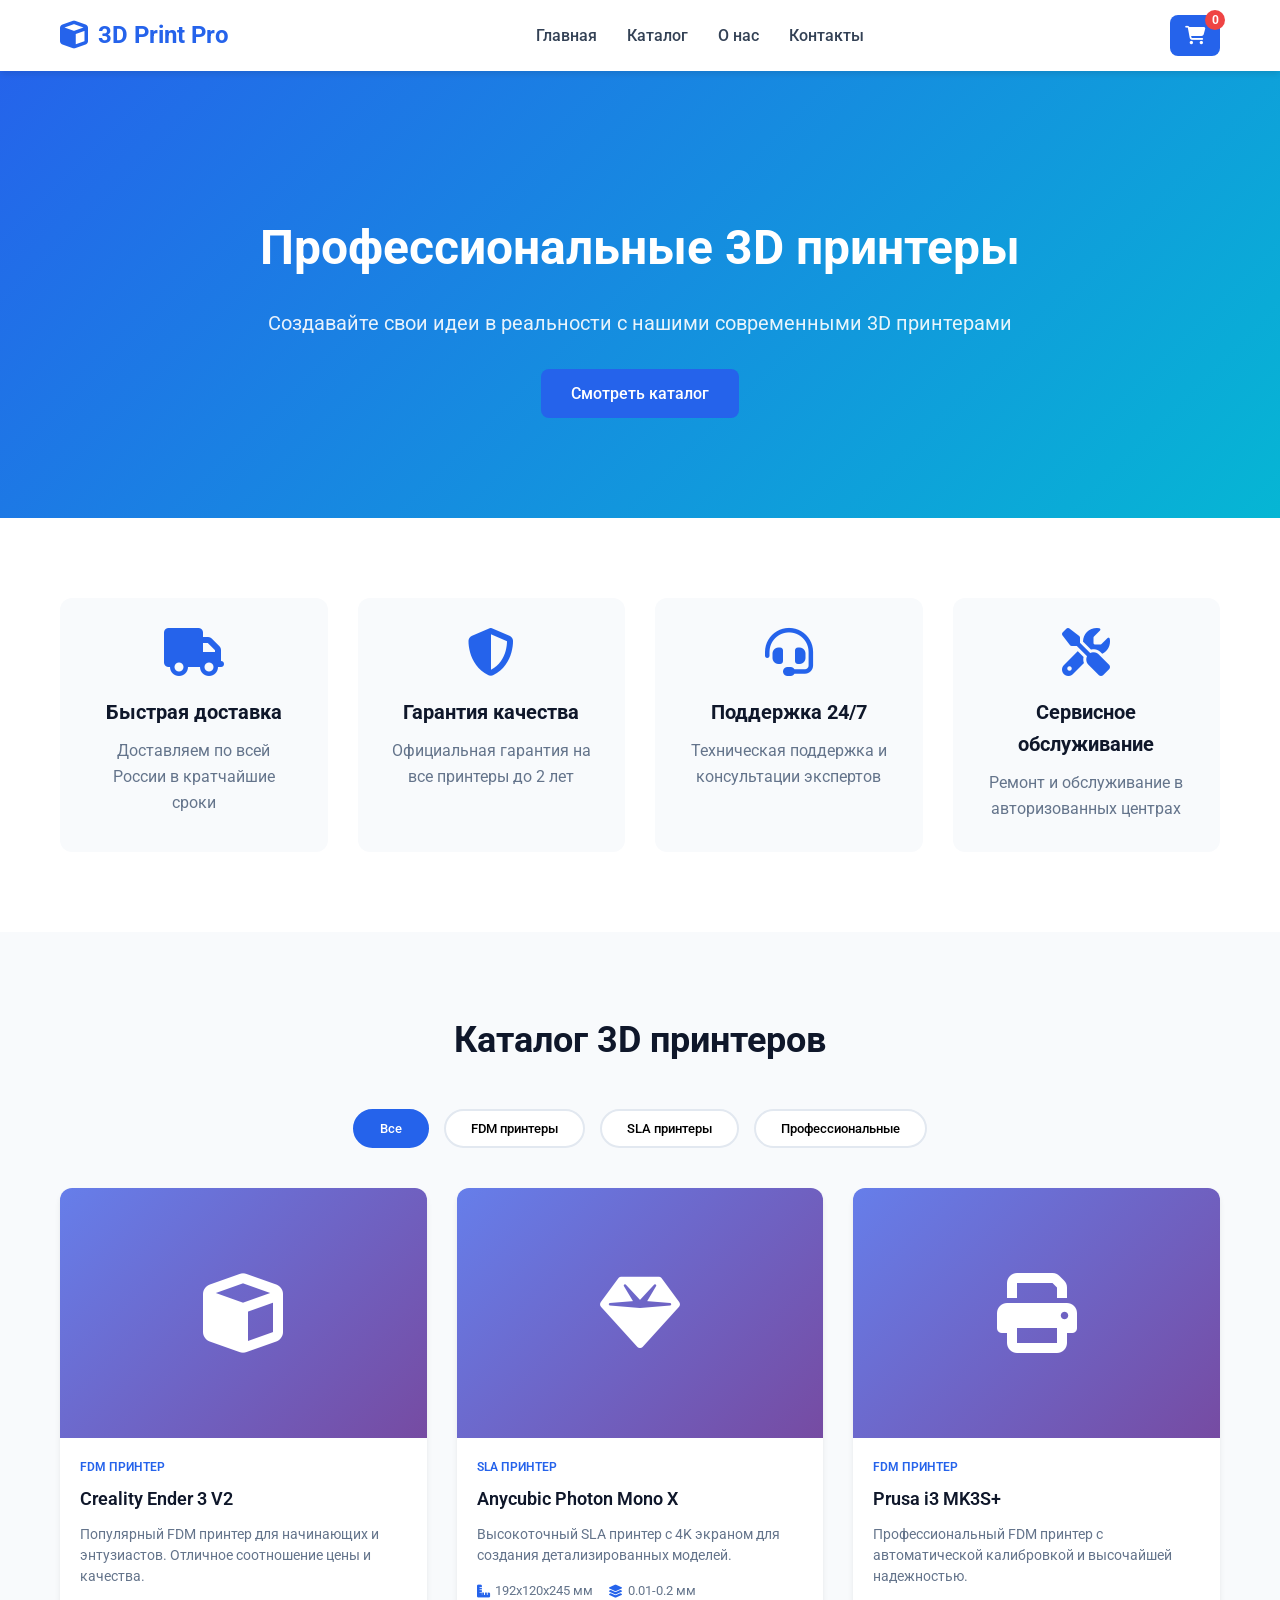
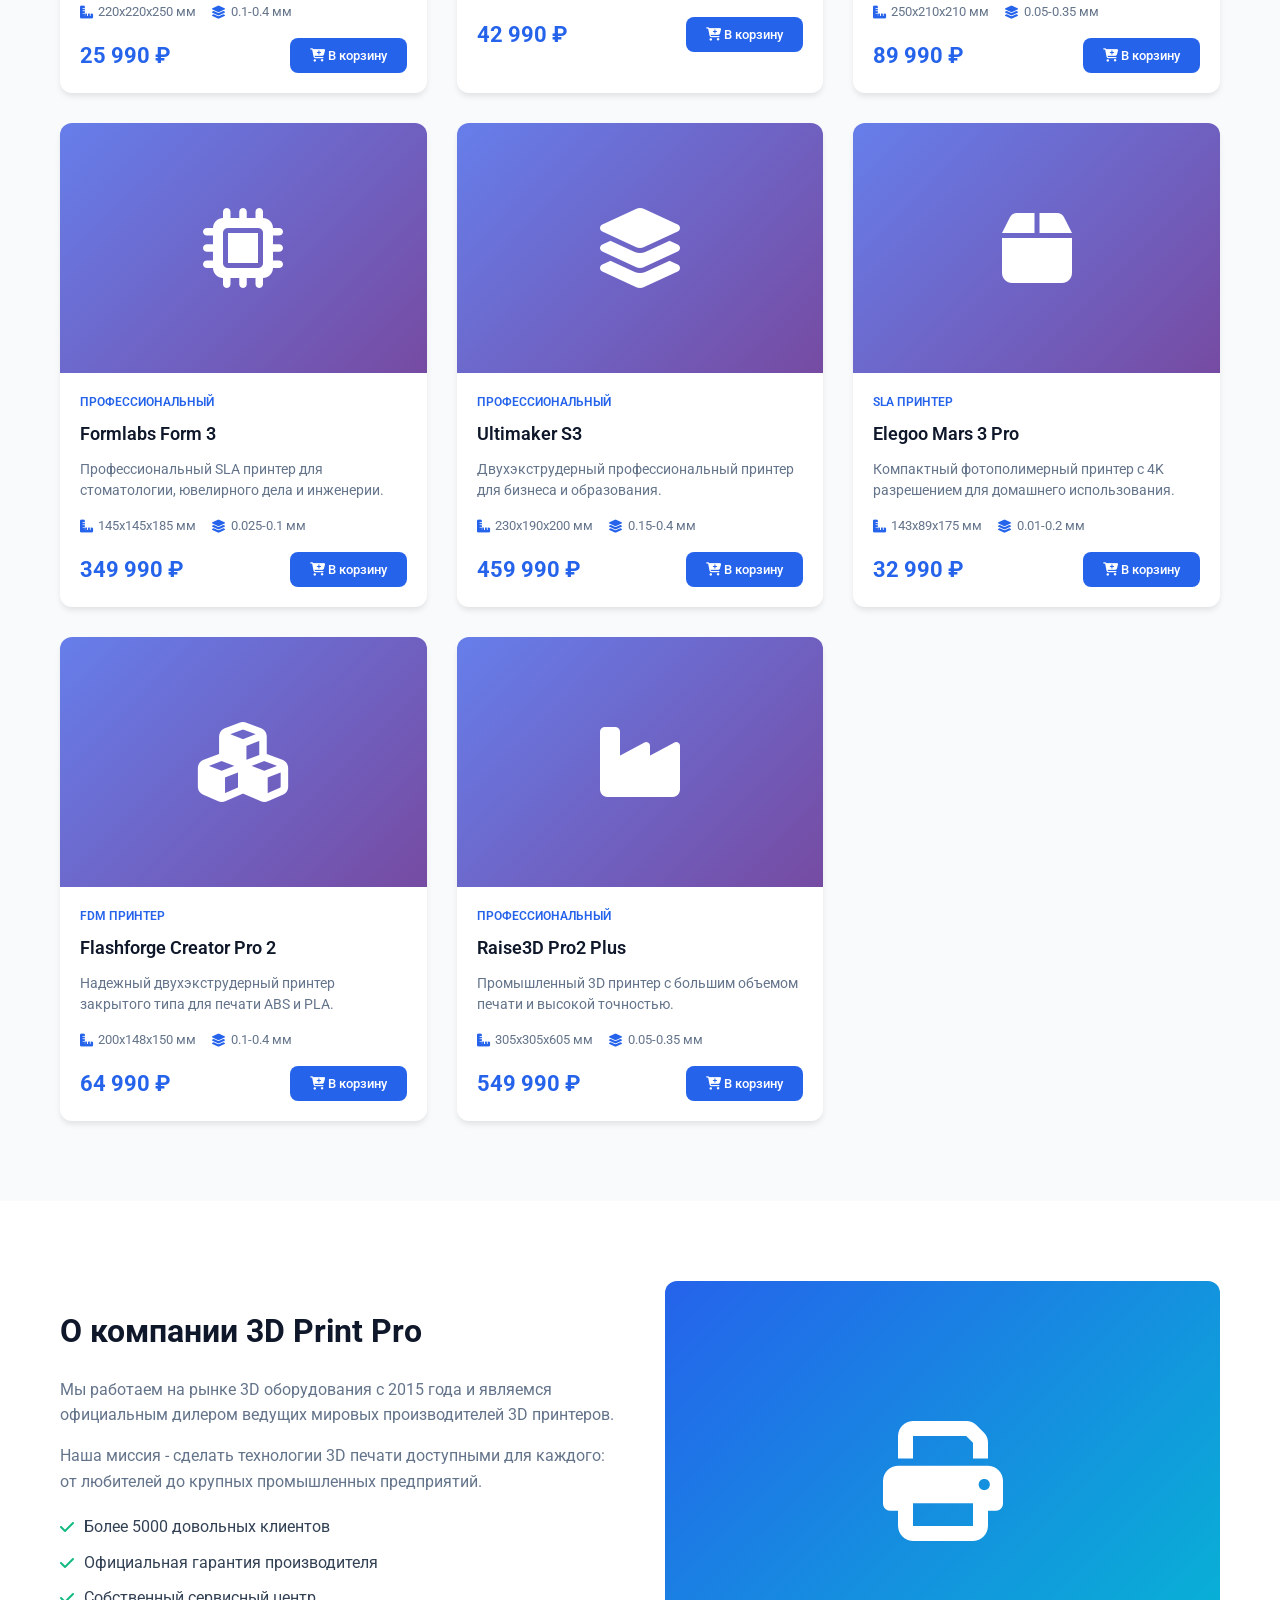
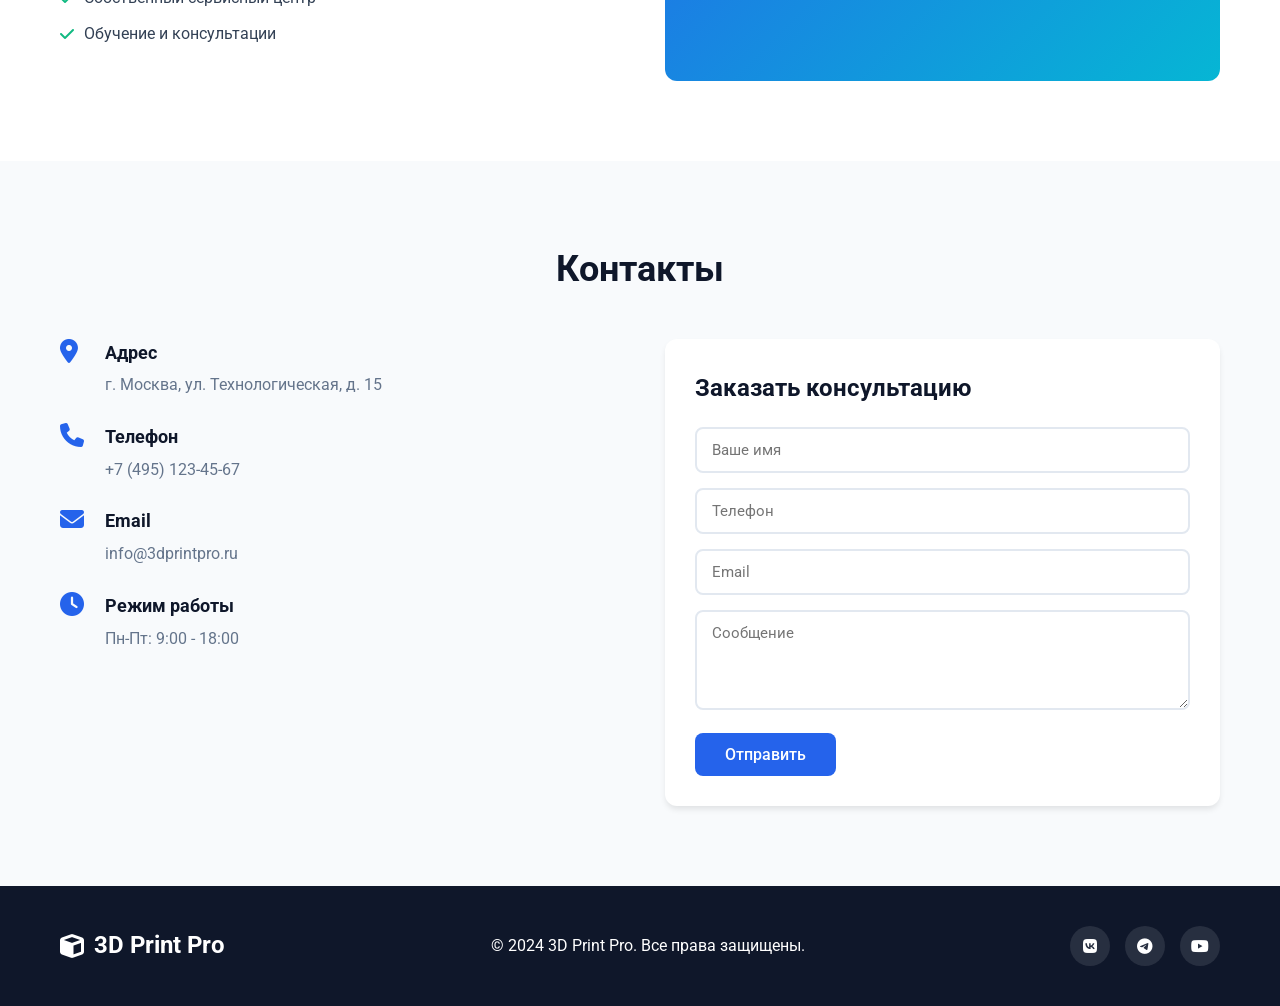
<file: index.html>
<!DOCTYPE html>
<html lang="ru">
<head>
    <meta charset="UTF-8">
    <meta name="viewport" content="width=device-width, initial-scale=1.0">
    <title>3D Print Pro - Магазин 3D принтеров</title>
    <link rel="stylesheet" href="styles.css">
    <link href="https://fonts.googleapis.com/css2?family=Roboto:wght@300;400;500;700&display=swap" rel="stylesheet">
    <link rel="stylesheet" href="https://cdnjs.cloudflare.com/ajax/libs/font-awesome/6.4.0/css/all.min.css">
</head>
<body>
    <!-- Header -->
    <header class="header">
        <div class="container">
            <div class="header-content">
                <div class="logo">
                    <i class="fas fa-cube"></i>
                    <span>3D Print Pro</span>
                </div>
                <nav class="nav">
                    <a href="#home">Главная</a>
                    <a href="#catalog">Каталог</a>
                    <a href="#about">О нас</a>
                    <a href="#contacts">Контакты</a>
                </nav>
                <div class="header-actions">
                    <button class="cart-btn" id="cartBtn">
                        <i class="fas fa-shopping-cart"></i>
                        <span class="cart-count" id="cartCount">0</span>
                    </button>
                </div>
            </div>
        </div>
    </header>

    <!-- Hero Section -->
    <section class="hero" id="home">
        <div class="container">
            <div class="hero-content">
                <h1>Профессиональные 3D принтеры</h1>
                <p>Создавайте свои идеи в реальности с нашими современными 3D принтерами</p>
                <a href="#catalog" class="btn btn-primary">Смотреть каталог</a>
            </div>
        </div>
    </section>

    <!-- Features -->
    <section class="features">
        <div class="container">
            <div class="features-grid">
                <div class="feature-card">
                    <i class="fas fa-truck"></i>
                    <h3>Быстрая доставка</h3>
                    <p>Доставляем по всей России в кратчайшие сроки</p>
                </div>
                <div class="feature-card">
                    <i class="fas fa-shield-alt"></i>
                    <h3>Гарантия качества</h3>
                    <p>Официальная гарантия на все принтеры до 2 лет</p>
                </div>
                <div class="feature-card">
                    <i class="fas fa-headset"></i>
                    <h3>Поддержка 24/7</h3>
                    <p>Техническая поддержка и консультации экспертов</p>
                </div>
                <div class="feature-card">
                    <i class="fas fa-tools"></i>
                    <h3>Сервисное обслуживание</h3>
                    <p>Ремонт и обслуживание в авторизованных центрах</p>
                </div>
            </div>
        </div>
    </section>

    <!-- Catalog -->
    <section class="catalog" id="catalog">
        <div class="container">
            <h2 class="section-title">Каталог 3D принтеров</h2>
            <div class="filter-tabs">
                <button class="filter-tab active" data-filter="all">Все</button>
                <button class="filter-tab" data-filter="fdm">FDM принтеры</button>
                <button class="filter-tab" data-filter="sla">SLA принтеры</button>
                <button class="filter-tab" data-filter="professional">Профессиональные</button>
            </div>
            <div class="products-grid" id="productsGrid">
                <!-- Products will be loaded dynamically -->
            </div>
        </div>
    </section>

    <!-- About -->
    <section class="about" id="about">
        <div class="container">
            <div class="about-content">
                <div class="about-text">
                    <h2>О компании 3D Print Pro</h2>
                    <p>Мы работаем на рынке 3D оборудования с 2015 года и являемся официальным дилером ведущих мировых производителей 3D принтеров.</p>
                    <p>Наша миссия - сделать технологии 3D печати доступными для каждого: от любителей до крупных промышленных предприятий.</p>
                    <ul class="about-list">
                        <li><i class="fas fa-check"></i> Более 5000 довольных клиентов</li>
                        <li><i class="fas fa-check"></i> Официальная гарантия производителя</li>
                        <li><i class="fas fa-check"></i> Собственный сервисный центр</li>
                        <li><i class="fas fa-check"></i> Обучение и консультации</li>
                    </ul>
                </div>
                <div class="about-image">
                    <div class="image-placeholder">
                        <i class="fas fa-print"></i>
                    </div>
                </div>
            </div>
        </div>
    </section>

    <!-- Contacts -->
    <section class="contacts" id="contacts">
        <div class="container">
            <h2 class="section-title">Контакты</h2>
            <div class="contacts-wrapper">
                <div class="contact-info">
                    <div class="contact-item">
                        <i class="fas fa-map-marker-alt"></i>
                        <div>
                            <h4>Адрес</h4>
                            <p>г. Москва, ул. Технологическая, д. 15</p>
                        </div>
                    </div>
                    <div class="contact-item">
                        <i class="fas fa-phone"></i>
                        <div>
                            <h4>Телефон</h4>
                            <p>+7 (495) 123-45-67</p>
                        </div>
                    </div>
                    <div class="contact-item">
                        <i class="fas fa-envelope"></i>
                        <div>
                            <h4>Email</h4>
                            <p>info@3dprintpro.ru</p>
                        </div>
                    </div>
                    <div class="contact-item">
                        <i class="fas fa-clock"></i>
                        <div>
                            <h4>Режим работы</h4>
                            <p>Пн-Пт: 9:00 - 18:00</p>
                        </div>
                    </div>
                </div>
                <form class="contact-form" id="contactForm">
                    <h3>Заказать консультацию</h3>
                    <input type="text" placeholder="Ваше имя" required>
                    <input type="tel" placeholder="Телефон" required>
                    <input type="email" placeholder="Email" required>
                    <textarea placeholder="Сообщение" rows="4"></textarea>
                    <button type="submit" class="btn btn-primary">Отправить</button>
                </form>
            </div>
        </div>
    </section>

    <!-- Footer -->
    <footer class="footer">
        <div class="container">
            <div class="footer-content">
                <div class="footer-logo">
                    <i class="fas fa-cube"></i>
                    <span>3D Print Pro</span>
                </div>
                <p>&copy; 2024 3D Print Pro. Все права защищены.</p>
                <div class="social-links">
                    <a href="#"><i class="fab fa-vk"></i></a>
                    <a href="#"><i class="fab fa-telegram"></i></a>
                    <a href="#"><i class="fab fa-youtube"></i></a>
                </div>
            </div>
        </div>
    </footer>

    <!-- Cart Modal -->
    <div class="modal" id="cartModal">
        <div class="modal-content">
            <div class="modal-header">
                <h3>Корзина</h3>
                <button class="close-btn" id="closeCart">&times;</button>
            </div>
            <div class="modal-body">
                <div class="cart-items" id="cartItems">
                    <p class="empty-cart">Корзина пуста</p>
                </div>
                <div class="cart-total">
                    <span>Итого:</span>
                    <span id="cartTotal">0 ₽</span>
                </div>
                <button class="btn btn-primary btn-full" id="checkoutBtn">Оформить заказ</button>
            </div>
        </div>
    </div>

    <!-- Checkout Modal -->
    <div class="modal" id="checkoutModal">
        <div class="modal-content">
            <div class="modal-header">
                <h3>Оформление заказа</h3>
                <button class="close-btn" id="closeCheckout">&times;</button>
            </div>
            <div class="modal-body">
                <form class="checkout-form" id="checkoutForm">
                    <input type="text" placeholder="ФИО" required>
                    <input type="tel" placeholder="Телефон" required>
                    <input type="email" placeholder="Email" required>
                    <input type="text" placeholder="Адрес доставки" required>
                    <textarea placeholder="Комментарий к заказу" rows="3"></textarea>
                    <div class="order-summary" id="orderSummary"></div>
                    <button type="submit" class="btn btn-primary btn-full">Подтвердить заказ</button>
                </form>
            </div>
        </div>
    </div>

    <!-- Success Modal -->
    <div class="modal" id="successModal">
        <div class="modal-content success-content">
            <i class="fas fa-check-circle"></i>
            <h3>Заказ успешно оформлен!</h3>
            <p>Менеджер свяжется с вами в ближайшее время</p>
            <button class="btn btn-primary" id="closeSuccess">Продолжить покупки</button>
        </div>
    </div>

    <script src="script.js"></script>
</body>
</html>
</file>
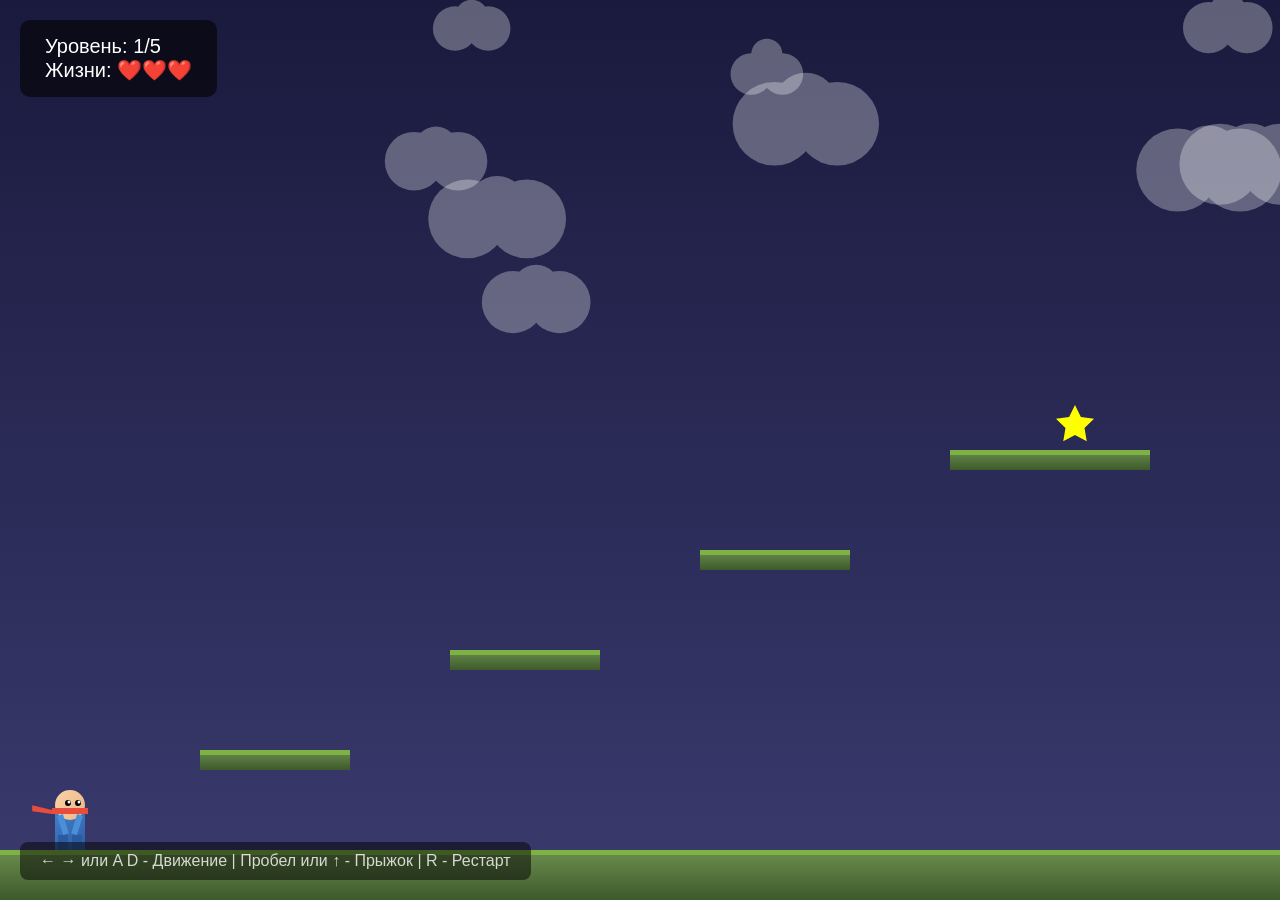
<file: platformer.html>
<!DOCTYPE html>
<html lang="ru">
<head>
    <meta charset="UTF-8">
    <meta name="viewport" content="width=device-width, initial-scale=1.0">
    <title>2D Платформер - 5 Уровней</title>
    <style>
        * { margin: 0; padding: 0; box-sizing: border-box; }
        body { overflow: hidden; background-color: #1a1a2e; font-family: Arial, sans-serif; }
        canvas { display: block; }
        #ui { position: absolute; top: 20px; left: 20px; color: white; font-size: 20px; z-index: 100; background: rgba(0,0,0,0.6); padding: 15px 25px; border-radius: 10px; }
        #message { position: absolute; top: 50%; left: 50%; transform: translate(-50%, -50%); color: white; font-size: 48px; text-align: center; display: none; z-index: 100; background: rgba(0,0,0,0.8); padding: 40px 60px; border-radius: 20px; }
        #controls-hint { position: absolute; bottom: 20px; left: 20px; color: rgba(255,255,255,0.8); font-size: 16px; z-index: 100; background: rgba(0,0,0,0.5); padding: 10px 20px; border-radius: 8px; }
    </style>
</head>
<body>
    <div id="ui">Уровень: <span id="level-display">1</span>/5<br>Жизни: <span id="lives-display">❤️❤️❤️</span></div>
    <div id="controls-hint">← → или A D - Движение | Пробел или ↑ - Прыжок | R - Рестарт</div>
    <div id="message"></div>
    <canvas id="gameCanvas"></canvas>

    <script>
        const canvas = document.getElementById('gameCanvas');
        const ctx = canvas.getContext('2d');
        const levelDisplay = document.getElementById('level-display');
        const livesDisplay = document.getElementById('lives-display');
        const messageDiv = document.getElementById('message');

        // Настройка полноэкранного режима
        function resizeCanvas() {
            canvas.width = window.innerWidth;
            canvas.height = window.innerHeight;
        }
        resizeCanvas();
        window.addEventListener('resize', resizeCanvas);

        // Игровые переменные
        let currentLevel = 0;
        let lives = 40;
        let gameOver = false;
        let gameWon = false;
        let particles = [];
        let clouds = [];

        // Игрок с улучшенной графикой
        const player = {
            x: 100,
            y: 300,
            width: 40,
            height: 60,
            velX: 0,
            velY: 0,
            speed: 6,
            jumpStrength: 16,
            grounded: false,
            facingRight: true,
            animFrame: 0,
            animTimer: 0
        };

        // Физика
        const gravity = 0.7;
        const friction = 0.85;

        // Управление
        const keys = {};

        // Определение уровней (платформы, шипы, движущиеся платформы, цель)
        const levels = [
            // Уровень 1 - Обучение
            {
                platforms: [
                    { x: 0, y: canvas.height - 50, width: canvas.width, height: 50 },
                    { x: 200, y: canvas.height - 150, width: 150, height: 20 },
                    { x: 450, y: canvas.height - 250, width: 150, height: 20 },
                    { x: 700, y: canvas.height - 350, width: 150, height: 20 },
                    { x: 950, y: canvas.height - 450, width: 200, height: 20 }
                ],
                spikes: [],
                movingPlatforms: [],
                goal: { x: 1050, y: canvas.height - 500, width: 50, height: 50 },
                playerStart: { x: 50, y: canvas.height - 150 },
                bgGradient: ['#1a1a3e', '#3a3a6e']
            },
            // Уровень 2 - Шипы
            {
                platforms: [
                    { x: 0, y: canvas.height - 50, width: 300, height: 50 },
                    { x: 400, y: canvas.height - 50, width: 300, height: 50 },
                    { x: 800, y: canvas.height - 50, width: canvas.width - 800, height: 50 },
                    { x: 200, y: canvas.height - 180, width: 120, height: 20 },
                    { x: 500, y: canvas.height - 280, width: 120, height: 20 },
                    { x: 800, y: canvas.height - 380, width: 150, height: 20 }
                ],
                spikes: [
                    { x: 300, y: canvas.height - 80, width: 100, height: 30 }
                ],
                movingPlatforms: [],
                goal: { x: 900, y: canvas.height - 430, width: 50, height: 50 },
                playerStart: { x: 50, y: canvas.height - 150 },
                bgGradient: ['#1a3a2e', '#3a6e5e']
            },
            // Уровень 3 - Движущиеся платформы
            {
                platforms: [
                    { x: 0, y: canvas.height - 50, width: 200, height: 50 },
                    { x: canvas.width - 150, y: canvas.height - 450, width: 150, height: 20 }
                ],
                spikes: [
                    { x: 250, y: canvas.height - 80, width: 150, height: 30 },
                    { x: 500, y: canvas.height - 80, width: 150, height: 30 }
                ],
                movingPlatforms: [
                    { x: 200, y: canvas.height - 150, width: 100, height: 20, minX: 200, maxX: 400, speed: 2, dir: 1 },
                    { x: 450, y: canvas.height - 250, width: 100, height: 20, minX: 450, maxX: 650, speed: 2.5, dir: 1 },
                    { x: 700, y: canvas.height - 350, width: 100, height: 20, minX: 700, maxX: 900, speed: 3, dir: 1 }
                ],
                goal: { x: canvas.width - 125, y: canvas.height - 500, width: 50, height: 50 },
                playerStart: { x: 50, y: canvas.height - 150 },
                bgGradient: ['#3a1a2e', '#6e3a5e']
            },
            // Уровень 4 - Сложный
            {
                platforms: [
                    { x: 0, y: canvas.height - 50, width: 150, height: 50 },
                    { x: 200, y: canvas.height - 120, width: 80, height: 20 },
                    { x: 350, y: canvas.height - 200, width: 80, height: 20 },
                    { x: 500, y: canvas.height - 280, width: 80, height: 20 },
                    { x: 650, y: canvas.height - 360, width: 80, height: 20 },
                    { x: 800, y: canvas.height - 440, width: 80, height: 20 },
                    { x: 950, y: canvas.height - 520, width: 80, height: 20 },
                    { x: canvas.width - 150, y: canvas.height - 600, width: 150, height: 20 }
                ],
                spikes: [
                    { x: 150, y: canvas.height - 80, width: 100, height: 30 },
                    { x: 280, y: canvas.height - 150, width: 70, height: 30 },
                    { x: 430, y: canvas.height - 230, width: 70, height: 30 },
                    { x: 580, y: canvas.height - 310, width: 70, height: 30 },
                    { x: 730, y: canvas.height - 390, width: 70, height: 30 }
                ],
                movingPlatforms: [
                    { x: 100, y: canvas.height - 250, width: 80, height: 20, minX: 100, maxX: 250, speed: 2, dir: 1 }
                ],
                goal: { x: canvas.width - 125, y: canvas.height - 650, width: 50, height: 50 },
                playerStart: { x: 50, y: canvas.height - 150 },
                bgGradient: ['#3a3a1a', '#6e6e3a']
            },
            // Уровень 5 - Финальный
            {
                platforms: [
                    { x: 0, y: canvas.height - 50, width: 100, height: 50 },
                    { x: 150, y: canvas.height - 130, width: 60, height: 20 },
                    { x: 260, y: canvas.height - 210, width: 60, height: 20 },
                    { x: 370, y: canvas.height - 290, width: 60, height: 20 },
                    { x: 480, y: canvas.height - 370, width: 60, height: 20 },
                    { x: 590, y: canvas.height - 450, width: 60, height: 20 },
                    { x: 700, y: canvas.height - 530, width: 60, height: 20 },
                    { x: 810, y: canvas.height - 610, width: 60, height: 20 },
                    { x: canvas.width - 120, y: canvas.height - 680, width: 120, height: 20 }
                ],
                spikes: [
                    { x: 100, y: canvas.height - 80, width: 50, height: 30 },
                    { x: 210, y: canvas.height - 160, width: 50, height: 30 },
                    { x: 320, y: canvas.height - 240, width: 50, height: 30 },
                    { x: 430, y: canvas.height - 320, width: 50, height: 30 },
                    { x: 540, y: canvas.height - 400, width: 50, height: 30 },
                    { x: 650, y: canvas.height - 480, width: 50, height: 30 },
                    { x: 760, y: canvas.height - 560, width: 50, height: 30 }
                ],
                movingPlatforms: [
                    { x: 50, y: canvas.height - 300, width: 70, height: 20, minX: 50, maxX: 180, speed: 3, dir: 1 },
                    { x: 400, y: canvas.height - 500, width: 70, height: 20, minX: 400, maxX: 550, speed: 3.5, dir: 1 }
                ],
                goal: { x: canvas.width - 95, y: canvas.height - 730, width: 50, height: 50 },
                playerStart: { x: 20, y: canvas.height - 150 },
                bgGradient: ['#1a1a1a', '#4a4a4a']
            }
        ];

        // Инициализация облаков
        function initClouds() {
            clouds = [];
            for (let i = 0; i < 10; i++) {
                clouds.push({
                    x: Math.random() * canvas.width,
                    y: Math.random() * (canvas.height / 2),
                    width: 60 + Math.random() * 80,
                    height: 30 + Math.random() * 30,
                    speed: 0.2 + Math.random() * 0.3
                });
            }
        }
        initClouds();

        // Создание частиц
        function createParticles(x, y, color, count) {
            for (let i = 0; i < count; i++) {
                particles.push({
                    x: x,
                    y: y,
                    velX: (Math.random() - 0.5) * 8,
                    velY: (Math.random() - 0.5) * 8,
                    life: 1,
                    color: color,
                    size: 3 + Math.random() * 4
                });
            }
        }

        // Загрузка уровня
        function loadLevel(levelIndex) {
            if (levelIndex >= levels.length) {
                gameWon = true;
                showMessage('🎉 ПОБЕДА! 🎉\nНажмите пробел для рестарта', true);
                return;
            }
            
            const level = levels[levelIndex];
            player.x = level.playerStart.x;
            player.y = level.playerStart.y;
            player.velX = 0;
            player.velY = 0;
            particles = [];
            levelDisplay.textContent = levelIndex + 1;
            hideMessage();
        }

        // Показать сообщение
        function showMessage(text, stayVisible = false) {
            messageDiv.innerHTML = text.replace(/\n/g, '<br>');
            messageDiv.style.display = 'block';
            if (!stayVisible) {
                setTimeout(() => {
                    messageDiv.style.display = 'none';
                }, 2000);
            }
        }

        // Скрыть сообщение
        function hideMessage() {
            messageDiv.style.display = 'none';
        }

        // Проверка коллизий
        function checkCollision(rect1, rect2) {
            return rect1.x < rect2.x + rect2.width &&
                   rect1.x + rect1.width > rect2.x &&
                   rect1.y < rect2.y + rect2.height &&
                   rect1.y + rect1.height > rect2.y;
        }

        // Обновление игры
        function update() {
            if (gameOver || gameWon) return;

            const level = levels[currentLevel];

            // Управление
            if (keys['ArrowLeft'] || keys['KeyA']) {
                player.velX--;
                player.facingRight = false;
            }
            if (keys['ArrowRight'] || keys['KeyD']) {
                player.velX++;
                player.facingRight = true;
            }
            if ((keys['Space'] || keys['ArrowUp'] || keys['KeyW']) && player.grounded) {
                player.velY = -player.jumpStrength;
                player.grounded = false;
                createParticles(player.x + player.width / 2, player.y + player.height, '#88ccff', 5);
            }

            // Физика
            player.velX *= friction;
            player.velY += gravity;

            // Ограничение скорости
            if (player.velX > player.speed) player.velX = player.speed;
            if (player.velX < -player.speed) player.velX = -player.speed;

            // Применение скорости
            player.x += player.velX;
            player.y += player.velY;

            // Границы экрана
            if (player.x < 0) player.x = 0;
            if (player.x + player.width > canvas.width) player.x = canvas.width - player.width;

            // Коллизии с платформами
            player.grounded = false;
            for (const platform of level.platforms) {
                if (checkCollision(player, platform)) {
                    // Столкновение сверху
                    if (player.velY > 0 && player.y + player.height - player.velY <= platform.y) {
                        player.y = platform.y - player.height;
                        player.velY = 0;
                        player.grounded = true;
                    }
                    // Столкновение снизу
                    else if (player.velY < 0 && player.y - player.velY >= platform.y + platform.height) {
                        player.y = platform.y + platform.height;
                        player.velY = 0;
                    }
                    // Столкновение сбоку
                    else if (player.velX > 0) {
                        player.x = platform.x - player.width;
                        player.velX = 0;
                    }
                    else if (player.velX < 0) {
                        player.x = platform.x + platform.width;
                        player.velX = 0;
                    }
                }
            }

            // Коллизии с движущимися платформами
            for (const mp of level.movingPlatforms) {
                // Движение платформы
                mp.x += mp.speed * mp.dir;
                if (mp.x <= mp.minX || mp.x + mp.width >= mp.maxX) {
                    mp.dir *= -1;
                }

                if (checkCollision(player, mp)) {
                    if (player.velY > 0 && player.y + player.height - player.velY <= mp.y) {
                        player.y = mp.y - player.height;
                        player.velY = 0;
                        player.grounded = true;
                        player.x += mp.speed * mp.dir;
                    }
                }
            }

            // Коллизии с шипами
            for (const spike of level.spikes) {
                if (checkCollision(player, spike)) {
                    takeDamage();
                }
            }

            // Коллизия с целью
            if (checkCollision(player, level.goal)) {
                createParticles(level.goal.x + level.goal.width / 2, level.goal.y + level.goal.height / 2, '#ffff00', 20);
                currentLevel++;
                loadLevel(currentLevel);
            }

            // Падение вниз
            if (player.y > canvas.height) {
                takeDamage();
            }

            // Анимация игрока
            player.animTimer++;
            if (player.animTimer > 10) {
                player.animTimer = 0;
                player.animFrame = (player.animFrame + 1) % 4;
            }

            // Обновление частиц
            for (let i = particles.length - 1; i >= 0; i--) {
                const p = particles[i];
                p.x += p.velX;
                p.y += p.velY;
                p.velY += 0.2;
                p.life -= 0.03;
                if (p.life <= 0) {
                    particles.splice(i, 1);
                }
            }

            // Обновление облаков
            for (const cloud of clouds) {
                cloud.x += cloud.speed;
                if (cloud.x > canvas.width) {
                    cloud.x = -cloud.width;
                }
            }
        }

        // Получение урона
        function takeDamage() {
            lives--;
            updateLivesDisplay();
            createParticles(player.x + player.width / 2, player.y + player.height / 2, '#ff0000', 15);
            
            if (lives <= 0) {
                gameOver = true;
                showMessage('💀 GAME OVER 💀\nНажмите пробел для рестарта', true);
            } else {
                loadLevel(currentLevel);
            }
        }

        // Обновление отображения жизней
        function updateLivesDisplay() {
            let hearts = '';
            for (let i = 0; i < lives; i++) {
                hearts += '❤️';
            }
            livesDisplay.textContent = hearts;
        }

        // Отрисовка
        function draw() {
            const level = levels[currentLevel];

            // Фон с градиентом
            const gradient = ctx.createLinearGradient(0, 0, 0, canvas.height);
            gradient.addColorStop(0, level.bgGradient[0]);
            gradient.addColorStop(1, level.bgGradient[1]);
            ctx.fillStyle = gradient;
            ctx.fillRect(0, 0, canvas.width, canvas.height);

            // Облака
            ctx.fillStyle = 'rgba(255, 255, 255, 0.3)';
            for (const cloud of clouds) {
                ctx.beginPath();
                ctx.arc(cloud.x, cloud.y, cloud.width / 3, 0, Math.PI * 2);
                ctx.arc(cloud.x + cloud.width / 4, cloud.y - cloud.height / 3, cloud.width / 4, 0, Math.PI * 2);
                ctx.arc(cloud.x + cloud.width / 2, cloud.y, cloud.width / 3, 0, Math.PI * 2);
                ctx.fill();
            }

            // Платформы
            for (const platform of level.platforms) {
                const grad = ctx.createLinearGradient(platform.x, platform.y, platform.x, platform.y + platform.height);
                grad.addColorStop(0, '#6b8e4e');
                grad.addColorStop(1, '#3d5a2b');
                ctx.fillStyle = grad;
                ctx.fillRect(platform.x, platform.y, platform.width, platform.height);
                
                // Трава сверху
                ctx.fillStyle = '#7cb342';
                ctx.fillRect(platform.x, platform.y, platform.width, 5);
            }

            // Движущиеся платформы
            for (const mp of level.movingPlatforms) {
                const grad = ctx.createLinearGradient(mp.x, mp.y, mp.x, mp.y + mp.height);
                grad.addColorStop(0, '#8b7355');
                grad.addColorStop(1, '#5d4e37');
                ctx.fillStyle = grad;
                ctx.fillRect(mp.x, mp.y, mp.width, mp.height);
                
                // Заклепки
                ctx.fillStyle = '#aaaaaa';
                for (let i = 10; i < mp.width - 10; i += 20) {
                    ctx.beginPath();
                    ctx.arc(mp.x + i, mp.y + mp.height / 2, 3, 0, Math.PI * 2);
                    ctx.fill();
                }
            }

            // Шипы
            for (const spike of level.spikes) {
                ctx.fillStyle = '#888888';
                ctx.beginPath();
                const spikeCount = Math.floor(spike.width / 20);
                for (let i = 0; i < spikeCount; i++) {
                    const sx = spike.x + i * 20;
                    ctx.moveTo(sx, spike.y + spike.height);
                    ctx.lineTo(sx + 10, spike.y);
                    ctx.lineTo(sx + 20, spike.y + spike.height);
                }
                ctx.fill();
                
                // Блеск
                ctx.fillStyle = '#aaaaaa';
                for (let i = 0; i < spikeCount; i++) {
                    const sx = spike.x + i * 20 + 5;
                    ctx.beginPath();
                    ctx.moveTo(sx, spike.y + spike.height - 5);
                    ctx.lineTo(sx + 5, spike.y + 10);
                    ctx.lineTo(sx + 10, spike.y + spike.height - 5);
                    ctx.fill();
                }
            }

            // Цель
            const goal = level.goal;
            const glowSize = 10 + Math.sin(Date.now() / 200) * 5;
            const glow = ctx.createRadialGradient(
                goal.x + goal.width / 2, goal.y + goal.height / 2, 0,
                goal.x + goal.width / 2, goal.y + goal.height / 2, glowSize
            );
            glow.addColorStop(0, 'rgba(255, 255, 0, 0.8)');
            glow.addColorStop(1, 'rgba(255, 255, 0, 0)');
            ctx.fillStyle = glow;
            ctx.fillRect(goal.x - glowSize, goal.y - glowSize, goal.width + glowSize * 2, goal.height + glowSize * 2);
            
            // Звезда внутри цели
            ctx.fillStyle = '#ffff00';
            ctx.beginPath();
            const cx = goal.x + goal.width / 2;
            const cy = goal.y + goal.height / 2;
            const outerRadius = goal.width / 2 - 5;
            const innerRadius = outerRadius / 2;
            for (let i = 0; i < 10; i++) {
                const angle = (i * Math.PI / 5) - Math.PI / 2;
                const r = i % 2 === 0 ? outerRadius : innerRadius;
                const x = cx + Math.cos(angle) * r;
                const y = cy + Math.sin(angle) * r;
                if (i === 0) ctx.moveTo(x, y);
                else ctx.lineTo(x, y);
            }
            ctx.closePath();
            ctx.fill();

            // Игрок
            drawPlayer();

            // Частицы
            for (const p of particles) {
                ctx.globalAlpha = p.life;
                ctx.fillStyle = p.color;
                ctx.beginPath();
                ctx.arc(p.x, p.y, p.size, 0, Math.PI * 2);
                ctx.fill();
            }
            ctx.globalAlpha = 1;
        }

        // Отрисовка игрока
        function drawPlayer() {
            const x = player.x;
            const y = player.y;
            const w = player.width;
            const h = player.height;

            // Тело
            const bodyGrad = ctx.createLinearGradient(x, y, x + w, y + h);
            bodyGrad.addColorStop(0, '#4a90d9');
            bodyGrad.addColorStop(1, '#2c5aa0');
            ctx.fillStyle = bodyGrad;
            ctx.fillRect(x + 5, y + 20, w - 10, h - 20);

            // Голова
            const headGrad = ctx.createLinearGradient(x, y, x + w, y + 20);
            headGrad.addColorStop(0, '#ffd5a8');
            headGrad.addColorStop(1, '#e8b88a');
            ctx.fillStyle = headGrad;
            ctx.beginPath();
            ctx.arc(x + w / 2, y + 15, 15, 0, Math.PI * 2);
            ctx.fill();

            // Глаза
            ctx.fillStyle = '#000';
            const eyeOffset = player.facingRight ? 3 : -3;
            ctx.beginPath();
            ctx.arc(x + w / 2 + eyeOffset + 5, y + 13, 3, 0, Math.PI * 2);
            ctx.arc(x + w / 2 + eyeOffset - 5, y + 13, 3, 0, Math.PI * 2);
            ctx.fill();

            // Блик в глазах
            ctx.fillStyle = '#fff';
            ctx.beginPath();
            ctx.arc(x + w / 2 + eyeOffset + 6, y + 12, 1.5, 0, Math.PI * 2);
            ctx.arc(x + w / 2 + eyeOffset - 4, y + 12, 1.5, 0, Math.PI * 2);
            ctx.fill();

            // Ноги (анимация)
            const legOffset = Math.sin(player.animFrame * Math.PI / 2) * 5;
            ctx.fillStyle = '#2c5aa0';
            if (Math.abs(player.velX) > 0.5 || !player.grounded) {
                ctx.fillRect(x + 8, y + h - 15, 10, 15 + legOffset);
                ctx.fillRect(x + w - 18, y + h - 15, 10, 15 - legOffset);
            } else {
                ctx.fillRect(x + 8, y + h - 15, 10, 15);
                ctx.fillRect(x + w - 18, y + h - 15, 10, 15);
            }

            // Руки
            ctx.fillStyle = '#4a90d9';
            const armAngle = Math.sin(player.animFrame * Math.PI / 2) * 0.3;
            ctx.save();
            ctx.translate(x + 10, y + 25);
            ctx.rotate(armAngle);
            ctx.fillRect(-3, 0, 6, 20);
            ctx.restore();
            
            ctx.save();
            ctx.translate(x + w - 10, y + 25);
            ctx.rotate(-armAngle);
            ctx.fillRect(-3, 0, 6, 20);
            ctx.restore();

            // Шарф/бандана
            ctx.fillStyle = '#e74c3c';
            ctx.fillRect(x + 2, y + 18, w - 4, 6);
            
            // Развевающийся конец шарфа
            const scarfWave = Math.sin(Date.now() / 100) * 3;
            ctx.beginPath();
            if (player.facingRight) {
                ctx.moveTo(x + 2, y + 20);
                ctx.lineTo(x - 15 + scarfWave, y + 18 + scarfWave);
                ctx.lineTo(x - 15 + scarfWave, y + 24 + scarfWave);
                ctx.lineTo(x + 2, y + 24);
            } else {
                ctx.moveTo(x + w - 2, y + 20);
                ctx.lineTo(x + w + 15 - scarfWave, y + 18 + scarfWave);
                ctx.lineTo(x + w + 15 - scarfWave, y + 24 + scarfWave);
                ctx.lineTo(x + w - 2, y + 24);
            }
            ctx.fill();
        }

        // Игровой цикл
        function gameLoop() {
            update();
            draw();
            requestAnimationFrame(gameLoop);
        }

        // Обработчики событий
        window.addEventListener('keydown', (e) => {
            keys[e.code] = true;
            
            if (e.code === 'KeyR') {
                loadLevel(currentLevel);
            }
            
            if (e.code === 'Space' && (gameOver || gameWon)) {
                lives = 3;
                currentLevel = 0;
                gameOver = false;
                gameWon = false;
                updateLivesDisplay();
                loadLevel(0);
            }
        });

        window.addEventListener('keyup', (e) => {
            keys[e.code] = false;
        });

        // Старт игры
        loadLevel(0);
        gameLoop();
    </script>
</body>
</html>
</file>
<file: styles.css>
/* Reset and Base Styles */
* {
    margin: 0;
    padding: 0;
    box-sizing: border-box;
}

:root {
    --primary-color: #2563eb;
    --primary-dark: #1d4ed8;
    --secondary-color: #0f172a;
    --accent-color: #06b6d4;
    --text-color: #334155;
    --text-light: #64748b;
    --bg-light: #f8fafc;
    --bg-white: #ffffff;
    --border-color: #e2e8f0;
    --success-color: #10b981;
    --shadow: 0 4px 6px -1px rgba(0, 0, 0, 0.1);
    --shadow-lg: 0 10px 15px -3px rgba(0, 0, 0, 0.1);
}

body {
    font-family: 'Roboto', sans-serif;
    color: var(--text-color);
    line-height: 1.6;
    background-color: var(--bg-light);
}

.container {
    max-width: 1200px;
    margin: 0 auto;
    padding: 0 20px;
}

a {
    text-decoration: none;
    color: inherit;
}

button {
    cursor: pointer;
    border: none;
    outline: none;
    font-family: inherit;
}

/* Header */
.header {
    background-color: var(--bg-white);
    box-shadow: var(--shadow);
    position: fixed;
    width: 100%;
    top: 0;
    z-index: 1000;
}

.header-content {
    display: flex;
    justify-content: space-between;
    align-items: center;
    padding: 15px 0;
}

.logo {
    display: flex;
    align-items: center;
    gap: 10px;
    font-size: 24px;
    font-weight: 700;
    color: var(--primary-color);
}

.logo i {
    font-size: 28px;
}

.nav {
    display: flex;
    gap: 30px;
}

.nav a {
    font-weight: 500;
    transition: color 0.3s;
}

.nav a:hover {
    color: var(--primary-color);
}

.cart-btn {
    position: relative;
    background: var(--primary-color);
    color: white;
    padding: 10px 15px;
    border-radius: 8px;
    font-size: 18px;
    transition: background 0.3s;
}

.cart-btn:hover {
    background: var(--primary-dark);
}

.cart-count {
    position: absolute;
    top: -5px;
    right: -5px;
    background: #ef4444;
    color: white;
    font-size: 12px;
    width: 20px;
    height: 20px;
    border-radius: 50%;
    display: flex;
    align-items: center;
    justify-content: center;
    font-weight: 700;
}

/* Hero Section */
.hero {
    background: linear-gradient(135deg, var(--primary-color) 0%, var(--accent-color) 100%);
    color: white;
    padding: 150px 0 100px;
    text-align: center;
    margin-top: 60px;
}

.hero-content h1 {
    font-size: 48px;
    margin-bottom: 20px;
    font-weight: 700;
}

.hero-content p {
    font-size: 20px;
    margin-bottom: 30px;
    opacity: 0.9;
}

.btn {
    display: inline-block;
    padding: 12px 30px;
    border-radius: 8px;
    font-weight: 500;
    transition: all 0.3s;
    font-size: 16px;
}

.btn-primary {
    background: var(--primary-color);
    color: white;
}

.btn-primary:hover {
    background: var(--primary-dark);
    transform: translateY(-2px);
}

.btn-full {
    width: 100%;
}

/* Features */
.features {
    padding: 80px 0;
    background: var(--bg-white);
}

.features-grid {
    display: grid;
    grid-template-columns: repeat(auto-fit, minmax(250px, 1fr));
    gap: 30px;
}

.feature-card {
    text-align: center;
    padding: 30px;
    border-radius: 12px;
    background: var(--bg-light);
    transition: transform 0.3s, box-shadow 0.3s;
}

.feature-card:hover {
    transform: translateY(-5px);
    box-shadow: var(--shadow-lg);
}

.feature-card i {
    font-size: 48px;
    color: var(--primary-color);
    margin-bottom: 20px;
}

.feature-card h3 {
    font-size: 20px;
    margin-bottom: 10px;
    color: var(--secondary-color);
}

.feature-card p {
    color: var(--text-light);
}

/* Catalog */
.catalog {
    padding: 80px 0;
}

.section-title {
    text-align: center;
    font-size: 36px;
    margin-bottom: 40px;
    color: var(--secondary-color);
}

.filter-tabs {
    display: flex;
    justify-content: center;
    gap: 15px;
    margin-bottom: 40px;
    flex-wrap: wrap;
}

.filter-tab {
    padding: 10px 25px;
    border: 2px solid var(--border-color);
    background: var(--bg-white);
    border-radius: 25px;
    font-weight: 500;
    transition: all 0.3s;
}

.filter-tab:hover,
.filter-tab.active {
    background: var(--primary-color);
    color: white;
    border-color: var(--primary-color);
}

.products-grid {
    display: grid;
    grid-template-columns: repeat(auto-fill, minmax(280px, 1fr));
    gap: 30px;
}

.product-card {
    background: var(--bg-white);
    border-radius: 12px;
    overflow: hidden;
    box-shadow: var(--shadow);
    transition: transform 0.3s, box-shadow 0.3s;
}

.product-card:hover {
    transform: translateY(-5px);
    box-shadow: var(--shadow-lg);
}

.product-image {
    height: 250px;
    background: linear-gradient(135deg, #667eea 0%, #764ba2 100%);
    display: flex;
    align-items: center;
    justify-content: center;
    color: white;
    font-size: 80px;
}

.product-info {
    padding: 20px;
}

.product-category {
    font-size: 12px;
    color: var(--primary-color);
    text-transform: uppercase;
    font-weight: 600;
    margin-bottom: 8px;
}

.product-title {
    font-size: 18px;
    font-weight: 600;
    margin-bottom: 10px;
    color: var(--secondary-color);
}

.product-description {
    font-size: 14px;
    color: var(--text-light);
    margin-bottom: 15px;
    line-height: 1.5;
}

.product-specs {
    display: flex;
    gap: 15px;
    margin-bottom: 15px;
    font-size: 13px;
    color: var(--text-light);
}

.product-specs span {
    display: flex;
    align-items: center;
    gap: 5px;
}

.product-specs i {
    color: var(--primary-color);
}

.product-footer {
    display: flex;
    justify-content: space-between;
    align-items: center;
}

.product-price {
    font-size: 22px;
    font-weight: 700;
    color: var(--primary-color);
}

.add-to-cart {
    background: var(--primary-color);
    color: white;
    padding: 10px 20px;
    border-radius: 8px;
    font-weight: 500;
    transition: all 0.3s;
}

.add-to-cart:hover {
    background: var(--primary-dark);
}

/* About */
.about {
    padding: 80px 0;
    background: var(--bg-white);
}

.about-content {
    display: grid;
    grid-template-columns: 1fr 1fr;
    gap: 50px;
    align-items: center;
}

.about-text h2 {
    font-size: 32px;
    margin-bottom: 20px;
    color: var(--secondary-color);
}

.about-text p {
    margin-bottom: 15px;
    color: var(--text-light);
}

.about-list {
    list-style: none;
    margin-top: 20px;
}

.about-list li {
    display: flex;
    align-items: center;
    gap: 10px;
    margin-bottom: 10px;
    color: var(--text-color);
}

.about-list i {
    color: var(--success-color);
}

.about-image .image-placeholder {
    height: 400px;
    background: linear-gradient(135deg, var(--primary-color) 0%, var(--accent-color) 100%);
    border-radius: 12px;
    display: flex;
    align-items: center;
    justify-content: center;
    color: white;
    font-size: 120px;
}

/* Contacts */
.contacts {
    padding: 80px 0;
}

.contacts-wrapper {
    display: grid;
    grid-template-columns: 1fr 1fr;
    gap: 50px;
}

.contact-info {
    display: flex;
    flex-direction: column;
    gap: 25px;
}

.contact-item {
    display: flex;
    gap: 15px;
    align-items: flex-start;
}

.contact-item i {
    font-size: 24px;
    color: var(--primary-color);
    width: 30px;
}

.contact-item h4 {
    font-size: 18px;
    margin-bottom: 5px;
    color: var(--secondary-color);
}

.contact-item p {
    color: var(--text-light);
}

.contact-form {
    background: var(--bg-white);
    padding: 30px;
    border-radius: 12px;
    box-shadow: var(--shadow);
}

.contact-form h3 {
    font-size: 24px;
    margin-bottom: 20px;
    color: var(--secondary-color);
}

.contact-form input,
.contact-form textarea {
    width: 100%;
    padding: 12px 15px;
    border: 2px solid var(--border-color);
    border-radius: 8px;
    margin-bottom: 15px;
    font-family: inherit;
    font-size: 15px;
    transition: border-color 0.3s;
}

.contact-form input:focus,
.contact-form textarea:focus {
    border-color: var(--primary-color);
    outline: none;
}

/* Footer */
.footer {
    background: var(--secondary-color);
    color: white;
    padding: 40px 0;
}

.footer-content {
    display: flex;
    justify-content: space-between;
    align-items: center;
}

.footer-logo {
    display: flex;
    align-items: center;
    gap: 10px;
    font-size: 24px;
    font-weight: 700;
}

.social-links {
    display: flex;
    gap: 15px;
}

.social-links a {
    width: 40px;
    height: 40px;
    border-radius: 50%;
    background: rgba(255, 255, 255, 0.1);
    display: flex;
    align-items: center;
    justify-content: center;
    transition: background 0.3s;
}

.social-links a:hover {
    background: var(--primary-color);
}

/* Modal */
.modal {
    display: none;
    position: fixed;
    top: 0;
    left: 0;
    width: 100%;
    height: 100%;
    background: rgba(0, 0, 0, 0.5);
    z-index: 2000;
    align-items: center;
    justify-content: center;
}

.modal.active {
    display: flex;
}

.modal-content {
    background: var(--bg-white);
    border-radius: 12px;
    width: 90%;
    max-width: 500px;
    max-height: 80vh;
    overflow-y: auto;
}

.modal-header {
    display: flex;
    justify-content: space-between;
    align-items: center;
    padding: 20px;
    border-bottom: 1px solid var(--border-color);
}

.modal-header h3 {
    font-size: 22px;
    color: var(--secondary-color);
}

.close-btn {
    background: none;
    font-size: 28px;
    color: var(--text-light);
    transition: color 0.3s;
}

.close-btn:hover {
    color: var(--secondary-color);
}

.modal-body {
    padding: 20px;
}

.cart-items {
    margin-bottom: 20px;
}

.cart-item {
    display: flex;
    justify-content: space-between;
    align-items: center;
    padding: 15px 0;
    border-bottom: 1px solid var(--border-color);
}

.cart-item-info {
    flex: 1;
}

.cart-item-title {
    font-weight: 600;
    margin-bottom: 5px;
}

.cart-item-price {
    color: var(--primary-color);
    font-weight: 600;
}

.cart-item-remove {
    background: #ef4444;
    color: white;
    width: 30px;
    height: 30px;
    border-radius: 50%;
    display: flex;
    align-items: center;
    justify-content: center;
    margin-left: 15px;
}

.empty-cart {
    text-align: center;
    color: var(--text-light);
    padding: 40px 0;
}

.cart-total {
    display: flex;
    justify-content: space-between;
    font-size: 20px;
    font-weight: 700;
    padding: 15px 0;
    border-top: 2px solid var(--border-color);
    margin-bottom: 20px;
}

.checkout-form input,
.checkout-form textarea {
    width: 100%;
    padding: 12px 15px;
    border: 2px solid var(--border-color);
    border-radius: 8px;
    margin-bottom: 15px;
    font-family: inherit;
    font-size: 15px;
}

.checkout-form input:focus,
.checkout-form textarea:focus {
    border-color: var(--primary-color);
    outline: none;
}

.order-summary {
    background: var(--bg-light);
    padding: 15px;
    border-radius: 8px;
    margin-bottom: 20px;
}

.success-content {
    text-align: center;
    padding: 40px;
}

.success-content i {
    font-size: 80px;
    color: var(--success-color);
    margin-bottom: 20px;
}

.success-content h3 {
    font-size: 24px;
    margin-bottom: 10px;
    color: var(--secondary-color);
}

.success-content p {
    color: var(--text-light);
    margin-bottom: 20px;
}

/* Responsive */
@media (max-width: 768px) {
    .nav {
        display: none;
    }

    .hero-content h1 {
        font-size: 32px;
    }

    .hero-content p {
        font-size: 16px;
    }

    .about-content,
    .contacts-wrapper {
        grid-template-columns: 1fr;
    }

    .footer-content {
        flex-direction: column;
        gap: 20px;
        text-align: center;
    }

    .filter-tabs {
        gap: 10px;
    }

    .filter-tab {
        padding: 8px 15px;
        font-size: 14px;
    }
}

@media (max-width: 480px) {
    .hero {
        padding: 120px 0 60px;
    }

    .hero-content h1 {
        font-size: 28px;
    }

    .section-title {
        font-size: 28px;
    }

    .products-grid {
        grid-template-columns: 1fr;
    }
}
</file>
